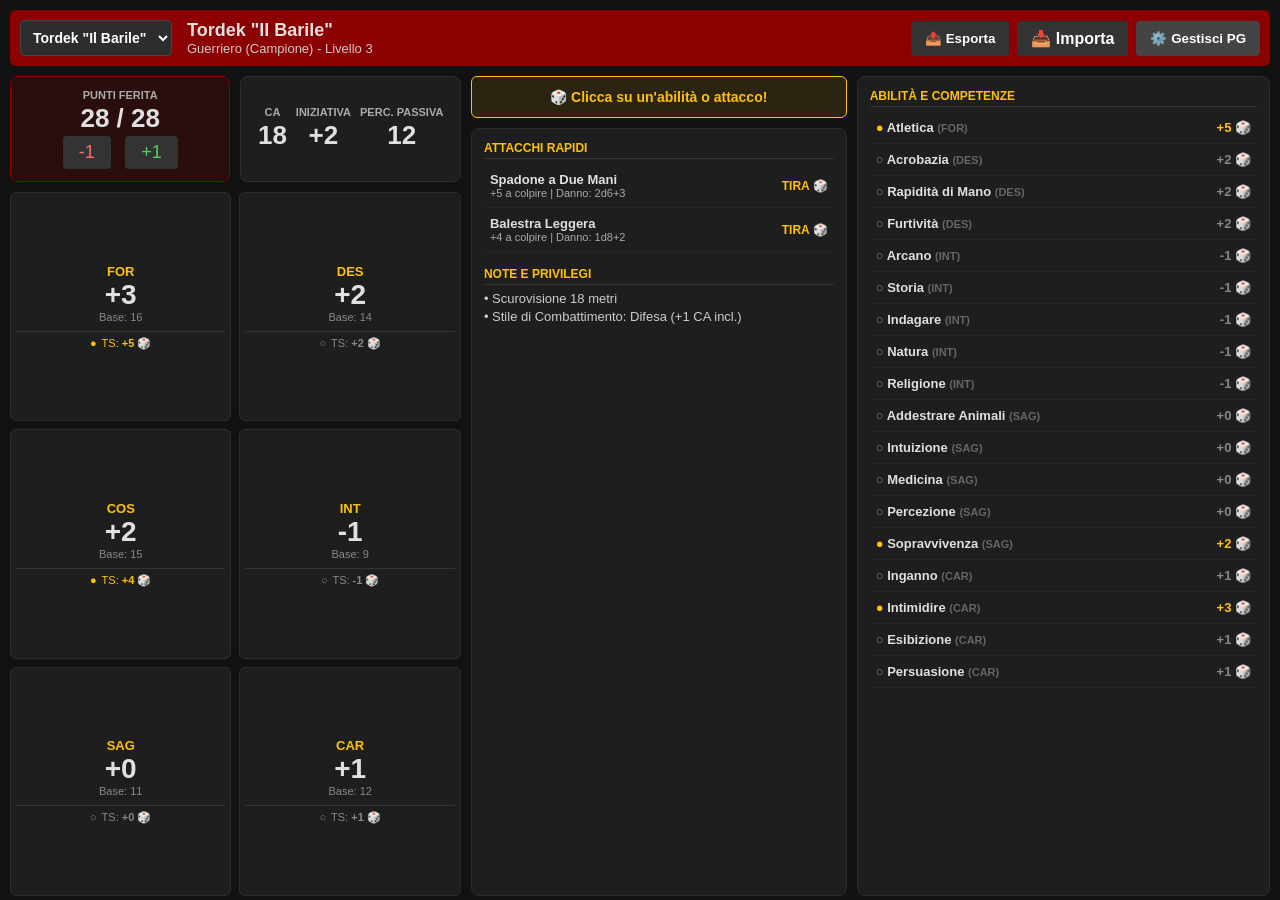
<file: index.html>
<!DOCTYPE html>
<html lang="it">
<head>
    <meta charset="UTF-8">
    <meta name="viewport" content="width=device-width, initial-scale=1.0, maximum-scale=1.0, user-scalable=no">
    <title>Scheda D&D 5e Multi-PG</title>
    <link rel="manifest" href="manifest.json">
    <link rel="stylesheet" href="style.css">
</head>
<body>

    <header>
        <div style="display: flex; align-items: center; gap: 15px;">
            <!-- Menu a tendina per cambiare al volo personaggio -->
            <select id="selettore-pg" onchange="cambiaPersonaggio(this.value)" style="background:#2d2d2d; color:white; border:1px solid #444; padding:8px; font-weight:bold; border-radius:4px; font-size:14px; max-width:180px;"></select>
            <div>
                <h1 id="header-nome" style="font-size:18px;">Caricamento...</h1>
                <p id="header-classe">Attendere prego</p>
            </div>
        </div>
        <div style="display:flex; gap:8px;">
            <button class="btn-header" onclick="esportaDatiDND()">📤 Esporta</button>
            <label class="btn-header" style="cursor:pointer; display:inline-block;">
                📥 Importa <input type="file" id="file-import" accept=".json" onchange="importiDatiDND(event)" style="display:none;">
            </label>
            <button class="btn-header" style="background:#444;" onclick="switchSchermata()">⚙️ Gestisci PG</button>
        </div>
    </header>

    <!-- 1. VISTA SCHERMA DI GIOCO -->
    <div id="schermata-gioco" class="dashboard">
        <div class="col-sinistra">
            <div class="row-vitali">
                <div class="card card-pf box-vitale">
                    <h3>Punti Ferita</h3>
                    <div class="valore"><span id="pf-attuali">0</span> / <span id="pf-massimi">0</span></div>
                    <div>
                        <button class="btn-pf meno" onclick="modificaPF(-1)">-1</button>
                        <button class="btn-pf piu" onclick="modificaPF(1)">+1</button>
                    </div>
                </div>
                <div class="card box-vitale" style="display: flex; align-items: center; justify-content: space-around;">
                    <div><h3>CA</h3><div class="valore" id="valore-ca">0</div></div>
                    <div><h3>Iniziativa</h3><div class="valore" id="valore-iniz">0</div></div>
                    <div><h3>Perc. Passiva</h3><div class="valore" id="valore-perc">0</div></div>
                </div>
            </div>
            <div class="griglia-carat" id="contenitore-caratteristiche"></div>
        </div>

        <div class="col-destra">
            <div class="box-dadi" id="display-tiri">🎲 Clicca su un'abilità o attacco!</div>
            <div class="card" style="flex-grow: 1; overflow-y: auto;">
                <div class="sezione-titolo">Attacchi Rapidi</div>
                <ul class="lista-interattiva" id="contenitore-attacchi"></ul>
                <div class="sezione-titolo" style="margin-top: 15px;">Note e Privilegi</div>
                <div id="contenitore-note" style="font-size: 13px; white-space: pre-line; color:#ccc; line-height: 1.4;"></div>
            </div>
        </div>

        <div class="col-destra" style="flex: 1.1;">
            <div class="card" style="height: 100%; overflow-y: auto;">
                <div class="sezione-titolo">Abilità e Competenze</div>
                <ul class="lista-interattiva" id="contenitore-competenze"></ul>
            </div>
        </div>
    </div>

    <!-- 2. VISTA PANNELLO DI MODIFICA (FORM) -->
    <div id="schermata-editor">
        <!-- Scelta Azione (Modifica o Nuovo) -->
        <div class="card" style="margin-bottom: 15px; background: #252525; display:flex; gap:20px; padding:10px;">
            <label style="color:white; font-weight:bold; font-size:14px; cursor:pointer;">
                <input type="radio" name="azione-pg" id="editor-modifica" checked> ✏️ Modifica Personaggio Attuale
            </label>
            <label style="color:#ffc107; font-weight:bold; font-size:14px; cursor:pointer;">
                <input type="radio" name="azione-pg" id="editor-nuovo"> ➕ Crea un NUOVO Personaggio
            </label>
        </div>

        <div class="form-group">
            <label>Nome Personaggio</label>
            <input type="text" id="input-nome">
        </div>
        <div class="form-group">
            <label>Classe e Livello</label>
            <input type="text" id="input-classe">
        </div>
        <div style="display: flex; gap: 10px; margin-bottom: 10px;">
            <div class="form-group" style="flex:1;">
                <label>PF Massimi</label>
                <input type="number" id="input-pf">
            </div>
            <div class="form-group" style="flex:1;">
                <label>Classe Armatura (CA)</label>
                <input type="number" id="input-ca">
            </div>
            <div class="form-group" style="flex:1;">
                <label>Iniziativa</label>
                <input type="number" id="input-iniz">
            </div>
            <div class="form-group" style="flex:1;">
                <label>Perc. Passiva</label>
                <input type="number" id="input-perc">
            </div>
            <div class="form-group" style="flex:1;">
                <label>Bonus Comp.</label>
                <input type="number" id="input-bonus-comp">
            </div>
        </div>

        <label style="display:block; font-size:11px; color:#ffc107; font-weight:bold; margin-bottom:4px;">CARATTERISTICHE</label>
        <div class="griglia-form-carat">
            <div class="form-group"><label>FOR</label><input type="number" id="input-for"></div>
            <div class="form-group"><label>DES</label><input type="number" id="input-des"></div>
            <div class="form-group"><label>COS</label><input type="number" id="input-cos"></div>
            <div class="form-group"><label>INT</label><input type="number" id="input-int"></div>
            <div class="form-group"><label>SAG</label><input type="number" id="input-sag"></div>
            <div class="form-group"><label>CAR</label><input type="number" id="input-car"></div>
        </div>

        <div class="form-group">
            <label>Attacchi Rapidi (Nome,Bonus,Danno; Nome,Bonus,Danno)</label>
            <input type="text" id="input-attacchi">
        </div>

        <div class="form-group">
            <label>Competenze Abilità (Usa * per la Maestria)</label>
            <input type="text" id="input-competenze">
        </div>
		

        <div class="form-group">
            <label>Competenze Tiri Salvezza (Scrivi le tre lettere separate da virgola. Es: FOR, COS)</label>
            <input type="text" id="input-ts" placeholder="FOR, DES, COS, INT, SAG, CAR">
        </div>
		
        <div class="form-group">
            <label>Note e Privilegi</label>
            <textarea id="input-note" rows="4"></textarea>
        </div>

        <div style="display:flex; gap:10px; margin-top:15px;">
            <button class="btn-salva" onclick="salvaDatiPersonaggio()">💾 Salva Modifiche / Nuovo</button>
            <button class="btn-salva" style="background:#8b0000; max-width:200px;" onclick="eliminaPersonaggioCorrente()">🗑️ Elimina PG</button>
        </div>
    </div>

    <!-- In fondo a index.html, sostituisci da qui in poi -->
    <script src="js/data.js"></script>
    <script src="js/logic.js"></script>
    <script>
        // Avvio sicuro della scheda
        try {
            if (typeof inizializzaApp === 'function') {
                inizializzaApp();
            } else {
                console.error("La funzione inizializzaApp non è stata trovata. Controlla il file logic.js");
            }
        } catch(e) {
            console.error("Errore durante l'inizializzazione:", e);
        }

        // Registrazione Service Worker per l'uso offline
        if ('serviceWorker' in navigator) { 
            navigator.serviceWorker.register('sw.js')
            .then(function() { console.log("Service Worker Registrato"); })
            .catch(function(err) { console.error("Errore SW:", err); });
        }
    </script>
</body>
</html>
</body>
</html>
</file>
<file: style.css>
/* style.css */

* { 
    box-sizing: border-box; 
    margin: 0; 
    padding: 0; 
}

body { 
    background-color: #121212; 
    color: #e0e0e0; 
    font-family: 'Segoe UI', sans-serif; 
    padding: 10px; 
    height: 100vh;
    overflow: hidden;
}

header { 
    background-color: #8b0000; 
    padding: 10px; 
    border-radius: 6px; 
    margin-bottom: 10px; 
    display: flex; 
    justify-content: space-between; 
    align-items: center; 
}

header h1 {
    font-size: 20px;
}

header p {
    font-size: 13px;
    color: #ccc;
}

.btn-header { 
    background: #333; 
    color: white; 
    border: none; 
    padding: 8px 14px; 
    border-radius: 4px; 
    cursor: pointer; 
    font-weight: bold; 
}

/* DASHBOARD A TRE COLONNE (OTTIMIZZATA TABLET) */
.dashboard { 
    display: flex; 
    gap: 10px; 
    height: calc(100vh - 80px); 
}

.col-sinistra { 
    flex: 1.2; 
    display: flex; 
    flex-direction: column; 
    gap: 10px; 
}

.col-destra { 
    flex: 1; 
    display: flex;
    flex-direction: column;
    gap: 10px;
}

.card { 
    background-color: #1e1e1e; 
    border-radius: 8px; 
    padding: 12px; 
    border: 1px solid #2d2d2d; 
}

.card-pf { 
    background-color: rgba(139, 0, 0, 0.2); 
    border: 1px solid #8b0000; 
}

.row-vitali { 
    display: flex; 
    gap: 10px; 
}

.box-vitale { 
    flex: 1; 
    text-align: center; 
}

.box-vitale h3 { 
    font-size: 11px; 
    color: #aaaaaa; 
    text-transform: uppercase; 
}

.box-vitale .valore { 
    font-size: 26px; 
    font-weight: bold; 
    margin: 2px 0; 
}

.btn-pf { 
    background: #333; 
    color: #fff; 
    border: none; 
    padding: 6px 16px; 
    font-size: 18px; 
    border-radius: 4px; 
    cursor: pointer; 
    margin: 0 5px; 
}

.btn-pf.meno { color: #ff6b6b; }
.btn-pf.piu { color: #51cf66; }

/* GRIGLIA CARATTERISTICHE */
.griglia-carat { 
    display: grid; 
    grid-template-columns: repeat(2, 1fr); 
    gap: 8px; 
    flex-grow: 1; 
}

@media (orientation: portrait) {
    body {
        overflow-y: auto; /* Permette lo scorrimento di tutta la pagina */
        height: auto;
    }

    .dashboard { 
        display: flex;
        flex-direction: column; /* Le colonne si posizionano una SOTTO l'altra */
        height: auto; 
        gap: 15px;
    }

    .col-sinistra, .col-destra { 
        flex: none; 
        width: 100%; /* Ogni blocco occupa tutta la larghezza dello schermo */
    }

    /* In verticale abbiamo più spazio in larghezza per riga: 
       portiamo la griglia delle caratteristiche a 3 colonne! */
    .griglia-carat { 
        grid-template-columns: repeat(3, 1fr); 
    }
    
    /* Impediamo alle schede interne di bloccarsi, lasciamole fluire */
    .card {
        height: auto !important;
        max-height: none !important;
    }
    
    /* Il box dei tiri di dado lo fissiamo in alto o lo rendiamo ben visibile */
    .box-dadi {
        position: sticky;
        top: 0;
        z-index: 10;
        box-shadow: 0 4px 10px rgba(0,0,0,0.5);
    }
}

.box-carat { 
    background: #1e1e1e; 
    border: 1px solid #2d2d2d; 
    border-radius: 6px; 
    text-align: center; 
    display: flex;
    flex-direction: column;
    justify-content: center;
    padding: 5px;
}

.box-carat .nome-carat { 
    font-weight: bold; 
    color: #ffc107; 
    font-size: 13px; 
}

.box-carat .mod-carat { 
    font-size: 28px; 
    font-weight: bold; 
}

.box-carat .base-carat { 
    font-size: 11px; 
    color: #888; 
}

/* PANNELLO TIRI E LISTE */
.box-dadi { 
    background: rgba(255, 193, 7, 0.1); 
    border: 1px solid #ffc107; 
    color: #ffc107; 
    padding: 12px; 
    border-radius: 6px; 
    font-weight: bold; 
    font-size: 14px; 
    text-align: center;
}

.sezione-titolo { 
    font-size: 12px; 
    font-weight: bold; 
    color: #ffc107; 
    margin-bottom: 5px; 
    text-transform: uppercase; 
    border-bottom: 1px solid #333; 
    padding-bottom: 3px; 
}

.lista-interattiva { 
    list-style: none; 
}

.elemento-cliccabile { 
    padding: 8px 6px; 
    border-bottom: 1px solid #252525; 
    cursor: pointer; 
    display: flex; 
    justify-content: space-between; 
    align-items: center; 
}

.elemento-cliccabile:hover { 
    background-color: #252525; 
}

.elemento-cliccabile .nome { 
    font-weight: bold; 
    font-size: 13px; 
}

.elemento-cliccabile .sottotitolo { 
    font-size: 11px; 
    color: #aaa; 
}

/* SCHERMATA FORM EDITOR */
#schermata-editor { 
    display: none; 
    background-color: #1e1e1e; 
    padding: 15px; 
    border-radius: 8px; 
    border: 1px solid #2d2d2d; 
    max-height: calc(100vh - 80px); 
    overflow-y: auto; 
}

.form-group { 
    margin-bottom: 10px; 
}

.form-group label { 
    display: block; 
    font-size: 11px; 
    color: #ffc107; 
    margin-bottom: 3px; 
    font-weight: bold; 
}

.form-group input, .form-group textarea { 
    width: 100%; 
    background: #2d2d2d; 
    border: 1px solid #444; 
    padding: 8px; 
    color: white; 
    border-radius: 4px; 
    font-size: 14px;
}

.griglia-form-carat { 
    display: grid; 
    grid-template-columns: repeat(6, 1fr); 
    gap: 8px; 
    margin-bottom: 10px; 
}

.btn-salva { 
    background: #51cf66; 
    color: white; 
    padding: 12px; 
    border: none; 
    border-radius: 4px; 
    font-weight: bold; 
    cursor: pointer; 
    width: 100%; 
    font-size: 16px; 
}

/* Effetto visivo quando si passa sopra al tiro salvezza nel riquadro */
.tiro-salvezza-box:hover {
    background: rgba(255, 255, 255, 0.05);
    border-radius: 4px;
}
</file>
